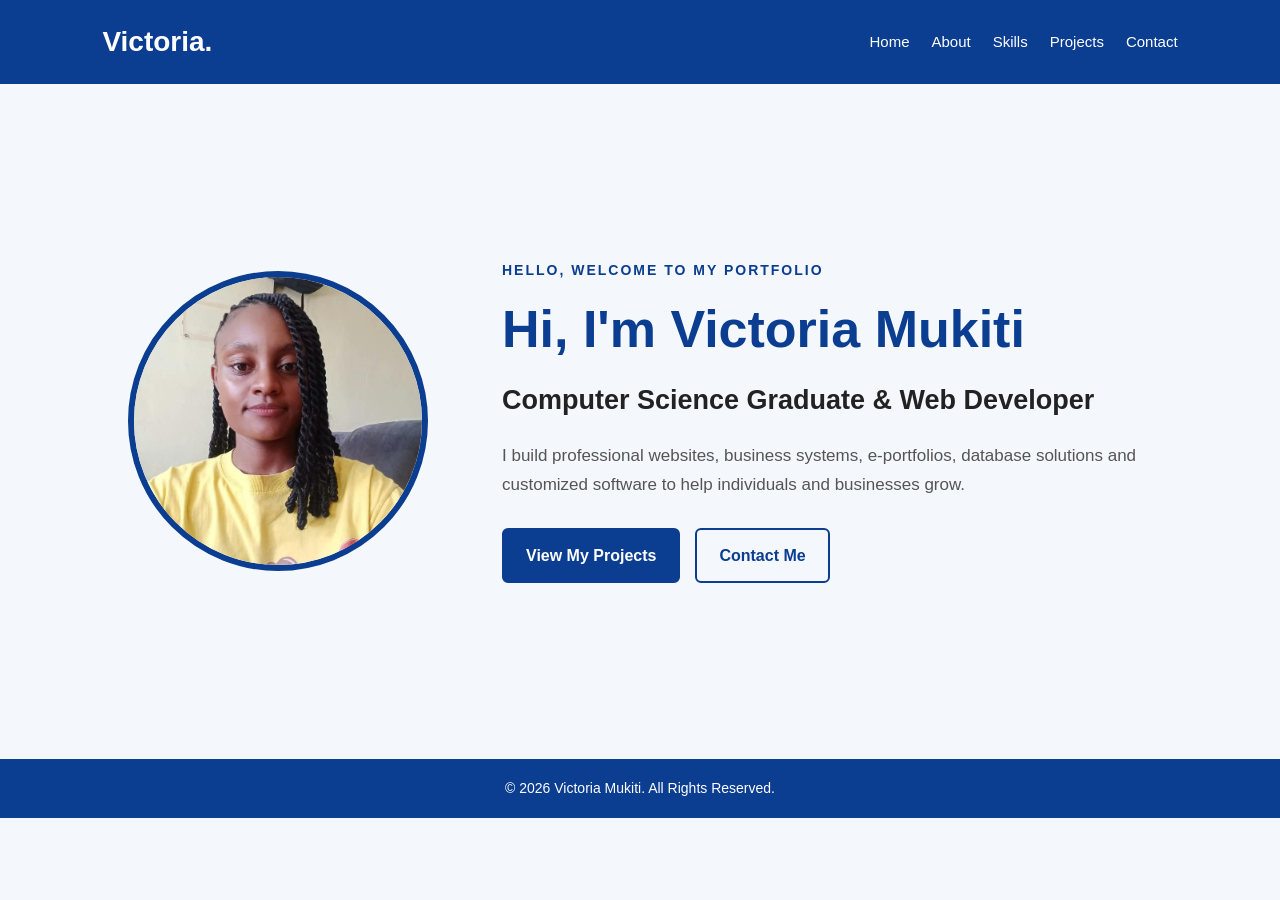
<file: index.html>
<!DOCTYPE html>
<html lang="en">
<head>
    <meta charset="UTF-8">
    <meta name="viewport" content="width=device-width, initial-scale=1.0">
    <title>Victoria Mukiti | Web Developer</title>
    <link rel="stylesheet" href="css/style.css">
</head>
<body>

    <header>
        <nav>
            <div class="logo">Victoria.</div>

            <ul class="nav-links">
                <li><a href="index.html">Home</a></li>
                <li><a href="about.html">About</a></li>
                <li><a href="skills.html">Skills</a></li>
                <li><a href="projects.html">Projects</a></li>
                <li><a href="contact.html">Contact</a></li>
            </ul>
        </nav>
    </header>

    <main>
        <section class="hero">
            <div class="hero-image">
    <img src="images/profile.jpg" alt="Victoria Mukiti">
</div>

<div class="hero-text">
                <p class="welcome">HELLO, WELCOME TO MY PORTFOLIO</p>

                <h1>Hi, I'm Victoria Mukiti</h1>

                <h2>Computer Science Graduate & Web Developer</h2>

                <p class="description">
                    I build professional websites, business systems,
                    e-portfolios, database solutions and customized
                    software to help individuals and businesses grow.
                </p>

                <div class="buttons">
                    <a href="projects.html" class="btn">View My Projects</a>
                    <a href="contact.html" class="btn btn-outline">Contact Me</a>
                </div>
            </div>
        </section>
    </main>

    <footer>
        <p>© 2026 Victoria Mukiti. All Rights Reserved.</p>
    </footer>

</body>
</html>
</file>
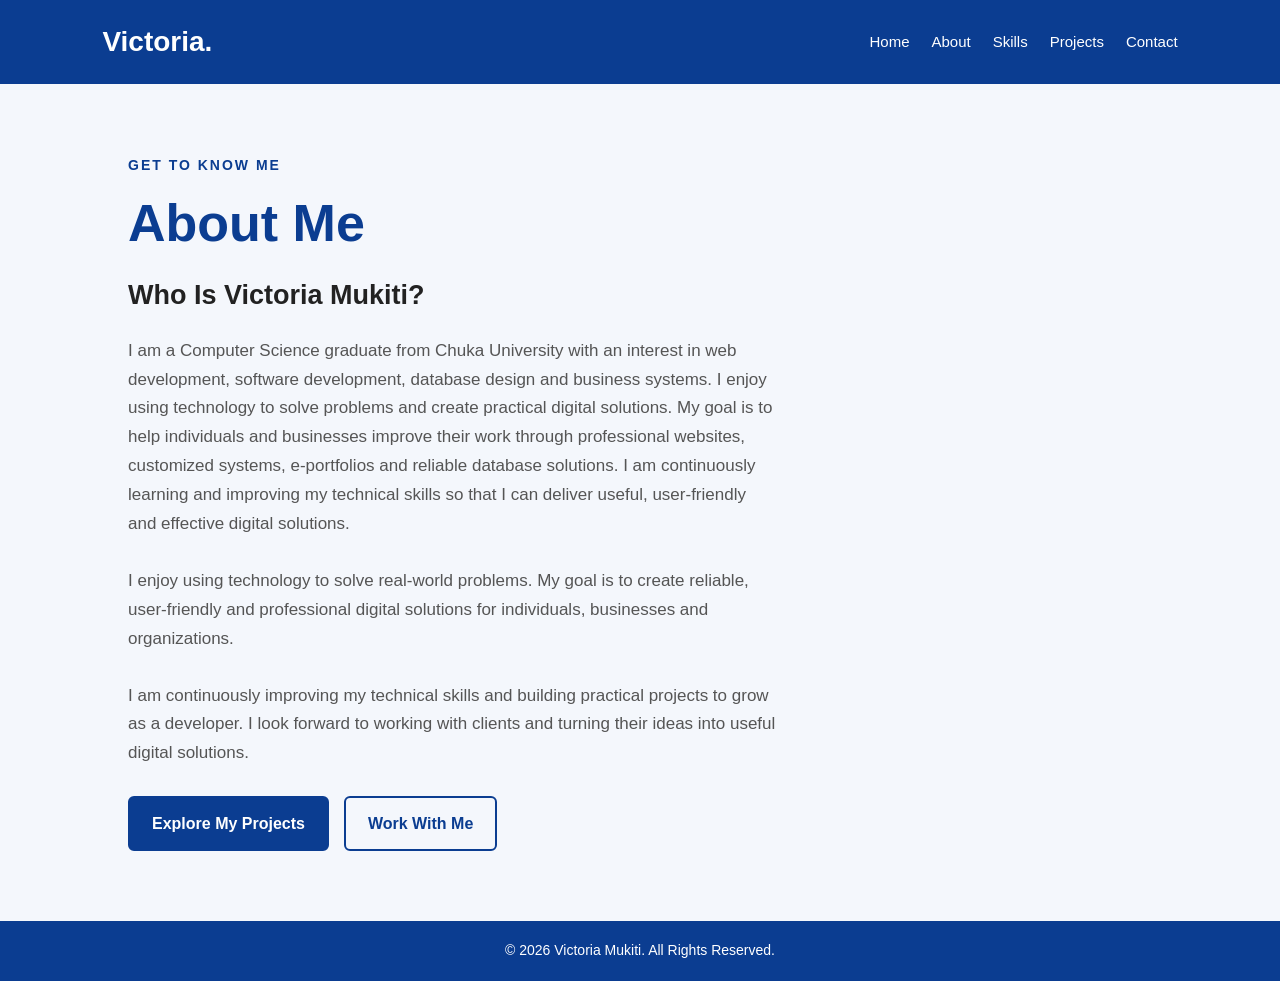
<file: about.html>
<!DOCTYPE html>
<html lang="en">
<head>
    <meta charset="UTF-8">
    <meta name="viewport" content="width=device-width, initial-scale=1.0">
    <title>About Me | Victoria Mukiti</title>
    <link rel="stylesheet" href="css/style.css">
</head>
<body>

    <header>
        <nav>
            <div class="logo">Victoria.</div>

            <ul class="nav-links">
                <li><a href="index.html">Home</a></li>
                <li><a href="about.html">About</a></li>
                <li><a href="skills.html">Skills</a></li>
                <li><a href="projects.html">Projects</a></li>
                <li><a href="contact.html">Contact</a></li>
            </ul>
        </nav>
    </header>

    <main class="hero">
        <section class="hero-text">
            <p class="welcome">GET TO KNOW ME</p>

            <h1>About Me</h1>

            <h2>Who Is Victoria Mukiti?</h2>

            <p class="description">
                I am a Computer Science graduate from Chuka University with an interest in web development, software development, database design and business systems. I enjoy using technology to solve problems and create practical digital solutions. My goal is to help individuals and businesses improve their work through professional websites, customized systems, e-portfolios and reliable database solutions. I am continuously learning and improving my technical skills so that I can deliver useful, user-friendly and effective digital solutions.
            </p>

            <p class="description">
                I enjoy using technology to solve real-world problems.
                My goal is to create reliable, user-friendly and
                professional digital solutions for individuals,
                businesses and organizations.
            </p>

            <p class="description">
                I am continuously improving my technical skills and
                building practical projects to grow as a developer.
                I look forward to working with clients and turning
                their ideas into useful digital solutions.
            </p>

            <div class="buttons">
                <a href="projects.html" class="btn">Explore My Projects</a>
                <a href="contact.html" class="btn btn-outline">Work With Me</a>
            </div>
        </section>
    </main>

    <footer>
        <p>© 2026 Victoria Mukiti. All Rights Reserved.</p>
    </footer>

</body>
</html>
</file>
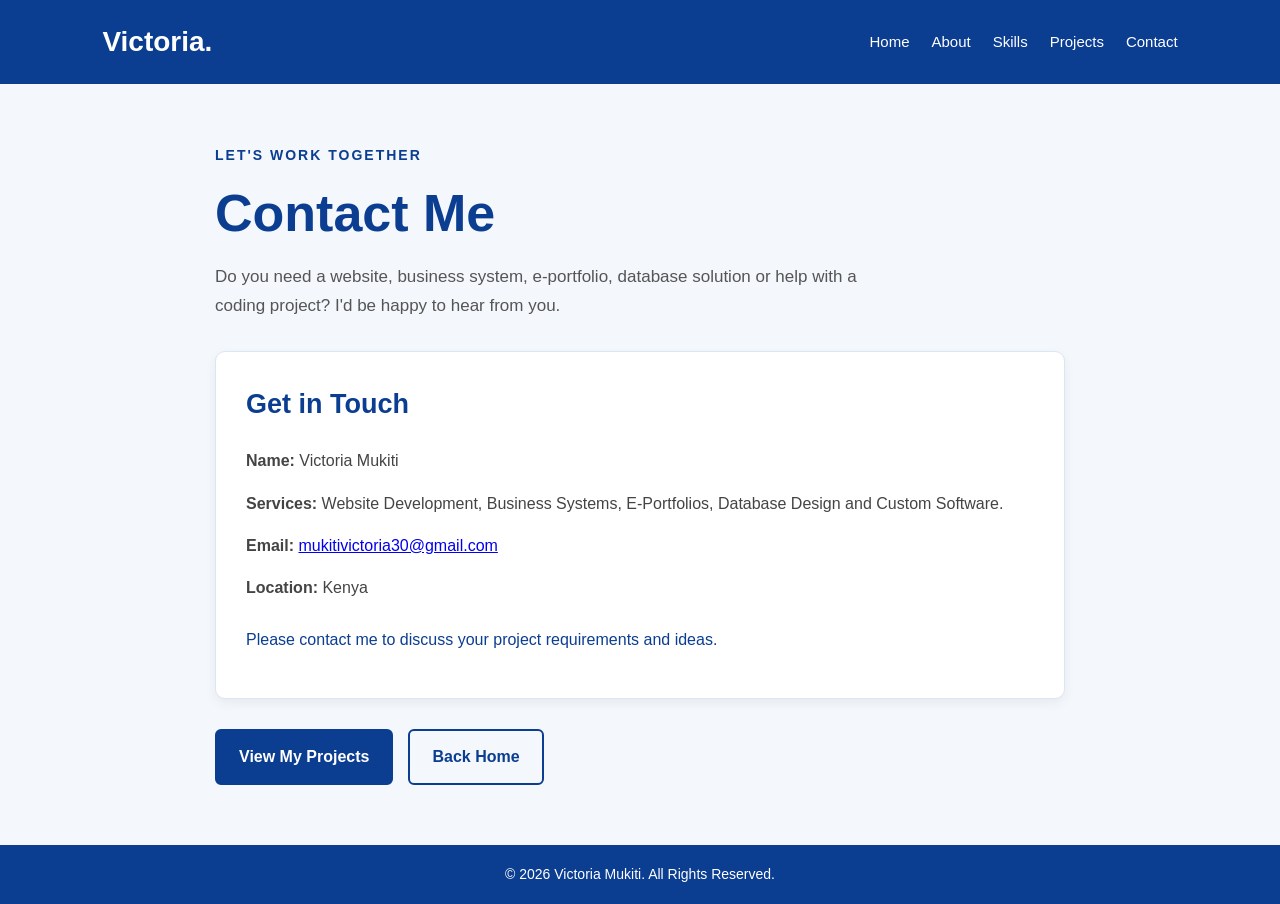
<file: contact.html>
<!DOCTYPE html>
<html lang="en">
<head>
    <meta charset="UTF-8">
    <meta name="viewport" content="width=device-width, initial-scale=1.0">
    <title>Contact Me | Victoria Mukiti</title>
    <link rel="stylesheet" href="css/style.css">
</head>
<body>

    <header>
        <nav>
            <div class="logo">Victoria.</div>
            <ul class="nav-links">
                <li><a href="index.html">Home</a></li>
                <li><a href="about.html">About</a></li>
                <li><a href="skills.html">Skills</a></li>
                <li><a href="projects.html">Projects</a></li>
                <li><a href="contact.html">Contact</a></li>
            </ul>
        </nav>
    </header>

    <main class="contact-page">
        <section class="contact-section">
            <p class="welcome">LET'S WORK TOGETHER</p>
            <h1>Contact Me</h1>

            <p class="description">
                Do you need a website, business system, e-portfolio,
                database solution or help with a coding project?
                I'd be happy to hear from you.
            </p>

            <div class="contact-card">
                <h2>Get in Touch</h2>

                <p>
                    <strong>Name:</strong> Victoria Mukiti
                </p>

                <p>
                    <strong>Services:</strong> Website Development,
                    Business Systems, E-Portfolios, Database Design
                    and Custom Software.
                </p>


<p>
    <strong>Email:</strong>
    <a href="mailto:mukitivictoria30@gmail.com">
        mukitivictoria30@gmail.com
    </a>
</p>


                <p>
                    <strong>Location:</strong> Kenya
                </p>

                <p class="contact-note">
                    Please contact me to discuss your project
                    requirements and ideas.
                </p>
            </div>

            <div class="buttons">
                <a href="projects.html" class="btn">View My Projects</a>
                <a href="index.html" class="btn btn-outline">Back Home</a>
            </div>
        </section>
    </main>

    <footer>
        <p>© 2026 Victoria Mukiti. All Rights Reserved.</p>
    </footer>

</body>
</html>
</file>
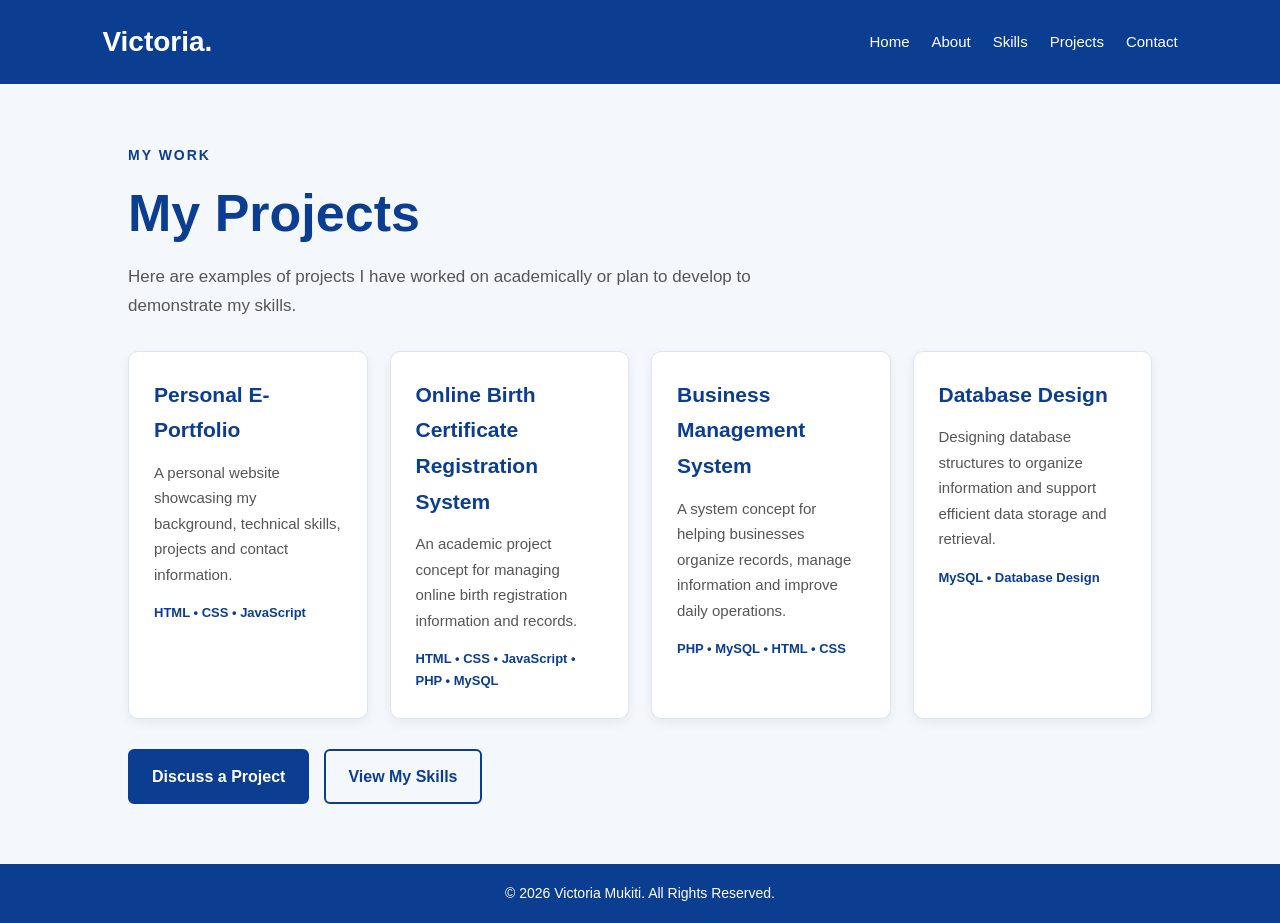
<file: projects.html>
<!DOCTYPE html>
<html lang="en">
<head>
    <meta charset="UTF-8">
    <meta name="viewport" content="width=device-width, initial-scale=1.0">
    <title>My Projects | Victoria Mukiti</title>
    <link rel="stylesheet" href="css/style.css">
</head>
<body>

    <header>
        <nav>
            <div class="logo">Victoria.</div>
            <ul class="nav-links">
                <li><a href="index.html">Home</a></li>
                <li><a href="about.html">About</a></li>
                <li><a href="skills.html">Skills</a></li>
                <li><a href="projects.html">Projects</a></li>
                <li><a href="contact.html">Contact</a></li>
            </ul>
        </nav>
    </header>

    <main class="projects-page">
        <section class="projects-section">
            <p class="welcome">MY WORK</p>
            <h1>My Projects</h1>
            <p class="description">
                Here are examples of projects I have worked on
                academically or plan to develop to demonstrate my skills.
            </p>

            <div class="projects-container">

                <div class="project-card">
                    <h2>Personal E-Portfolio</h2>
                    <p>
                        A personal website showcasing my background,
                        technical skills, projects and contact information.
                    </p>
                    <p class="project-tech">HTML • CSS • JavaScript</p>
                </div>

                <div class="project-card">
                    <h2>Online Birth Certificate Registration System</h2>
                    <p>
                        An academic project concept for managing online
                        birth registration information and records.
                    </p>
                    <p class="project-tech">HTML • CSS • JavaScript • PHP • MySQL</p>
                </div>

                <div class="project-card">
                    <h2>Business Management System</h2>
                    <p>
                        A system concept for helping businesses organize
                        records, manage information and improve daily operations.
                    </p>
                    <p class="project-tech">PHP • MySQL • HTML • CSS</p>
                </div>

                <div class="project-card">
                    <h2>Database Design</h2>
                    <p>
                        Designing database structures to organize information
                        and support efficient data storage and retrieval.
                    </p>
                    <p class="project-tech">MySQL • Database Design</p>
                </div>

            </div>

            <div class="buttons">
                <a href="contact.html" class="btn">Discuss a Project</a>
                <a href="skills.html" class="btn btn-outline">View My Skills</a>
            </div>
        </section>
    </main>

    <footer>
        <p>© 2026 Victoria Mukiti. All Rights Reserved.</p>
    </footer>

</body>
</html>
</file>
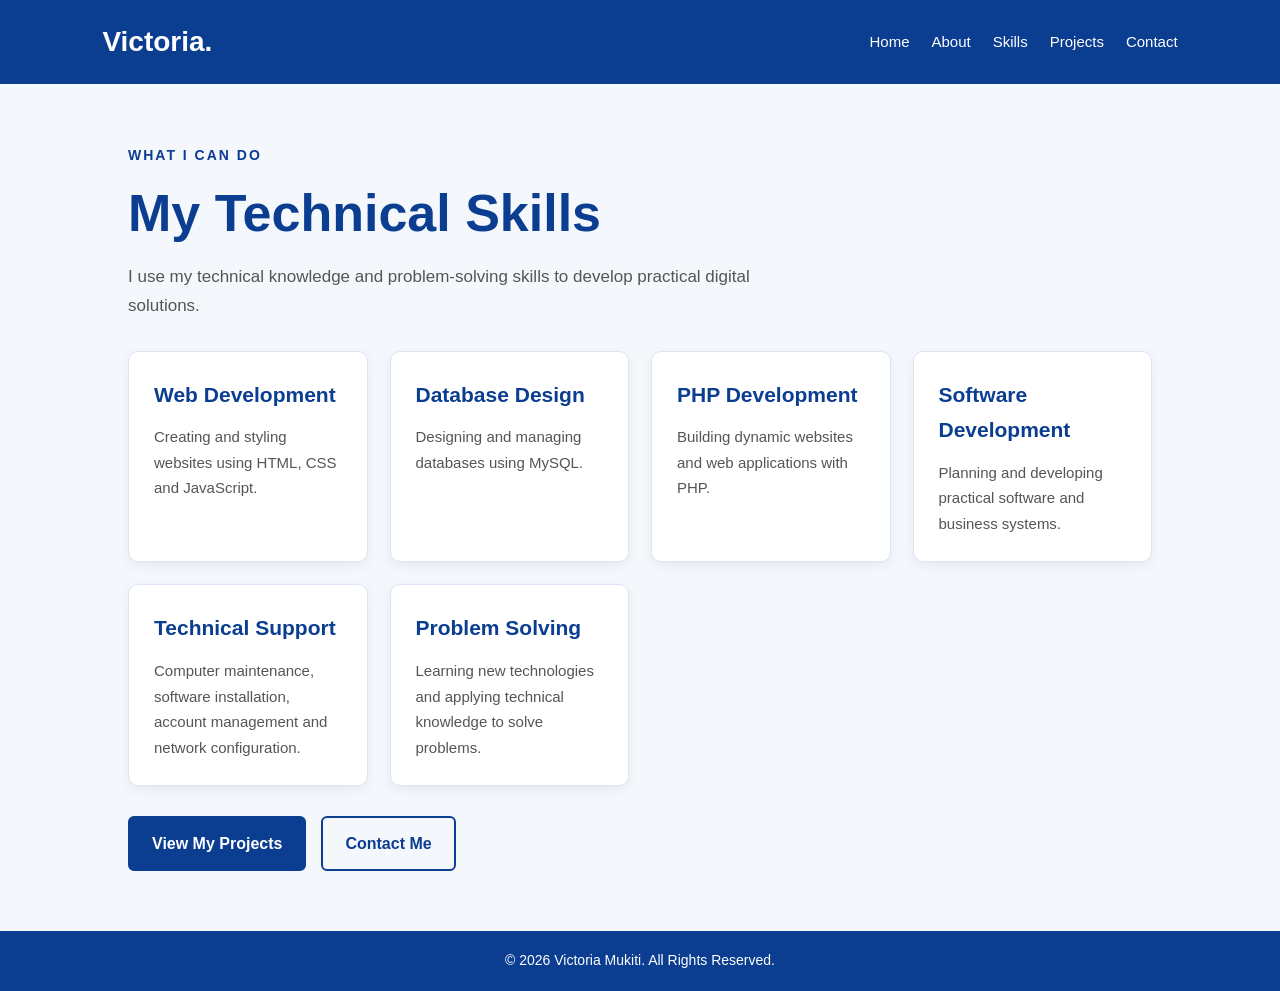
<file: skills.html>
<!DOCTYPE html>
<html lang="en">
<head>
    <meta charset="UTF-8">
    <meta name="viewport" content="width=device-width, initial-scale=1.0">
    <title>My Skills | Victoria Mukiti</title>
    <link rel="stylesheet" href="css/style.css">
</head>
<body>

    <header>
        <nav>
            <div class="logo">Victoria.</div>
            <ul class="nav-links">
                <li><a href="index.html">Home</a></li>
                <li><a href="about.html">About</a></li>
                <li><a href="skills.html">Skills</a></li>
                <li><a href="projects.html">Projects</a></li>
                <li><a href="contact.html">Contact</a></li>
            </ul>
        </nav>
    </header>

    <main class="skills-page">
        <section class="skills-section">
            <p class="welcome">WHAT I CAN DO</p>
            <h1>My Technical Skills</h1>
            <p class="description">
                I use my technical knowledge and problem-solving skills
                to develop practical digital solutions.
            </p>

            <div class="skills-container">

                <div class="skill-card">
                    <h2>Web Development</h2>
                    <p>Creating and styling websites using HTML, CSS and JavaScript.</p>
                </div>

                <div class="skill-card">
                    <h2>Database Design</h2>
                    <p>Designing and managing databases using MySQL.</p>
                </div>

                <div class="skill-card">
                    <h2>PHP Development</h2>
                    <p>Building dynamic websites and web applications with PHP.</p>
                </div>

                <div class="skill-card">
                    <h2>Software Development</h2>
                    <p>Planning and developing practical software and business systems.</p>
                </div>

                <div class="skill-card">
                    <h2>Technical Support</h2>
                    <p>Computer maintenance, software installation, account management and network configuration.</p>
                </div>

                <div class="skill-card">
                    <h2>Problem Solving</h2>
                    <p>Learning new technologies and applying technical knowledge to solve problems.</p>
                </div>

            </div>

            <div class="buttons">
                <a href="projects.html" class="btn">View My Projects</a>
                <a href="contact.html" class="btn btn-outline">Contact Me</a>
            </div>
        </section>
    </main>

    <footer>
        <p>© 2026 Victoria Mukiti. All Rights Reserved.</p>
    </footer>

</body>
</html>
</file>
<file: css/style.css>
/* Reset */
* {
    margin: 0;
    padding: 0;
    box-sizing: border-box;
}

body {
    font-family: Arial, sans-serif;
    background: #f4f7fc;
    color: #222;
    line-height: 1.7;
}

/* Navigation */
header {
    background: #0b3d91;
    padding: 18px 8%;
}

nav {
    display: flex;
    justify-content: space-between;
    align-items: center;
    flex-wrap: wrap;
    gap: 15px;
}

.logo {
    color: white;
    font-size: 28px;
    font-weight: bold;
}

.nav-links {
    display: flex;
    list-style: none;
    gap: 22px;
    flex-wrap: wrap;
}

.nav-links a {
    color: white;
    text-decoration: none;
    font-size: 15px;
}

.nav-links a:hover {
    color: #b9d5ff;
}

/* Welcome section */
.hero {
    min-height: 75vh;
    display: flex;
    align-items: center;
    justify-content: space-between;
    gap: 40px;
    padding: 70px 10%;
    flex-wrap: wrap;
}

.hero-image img {
    width: 300px;
    height: 300px;
    object-fit: cover;
    border-radius: 50%;
    border: 6px solid #0b3d91;
    display: block;
}

.hero-text {
    max-width: 800px;
}

.welcome {
    color: #0b3d91;
    font-size: 14px;
    font-weight: bold;
    letter-spacing: 2px;
    margin-bottom: 15px;
}

h1 {
    color: #0b3d91;
    font-size: clamp(32px, 5vw, 52px);
    line-height: 1.2;
    margin-bottom: 18px;
}

h2 {
    font-size: clamp(20px, 3vw, 27px);
    margin-bottom: 18px;
}

.description {
    max-width: 650px;
    font-size: 17px;
    color: #555;
    margin-bottom: 28px;
}

/* Buttons */
.buttons {
    display: flex;
    gap: 15px;
    flex-wrap: wrap;
}

.btn {
    display: inline-block;
    background: #0b3d91;
    color: white;
    padding: 12px 22px;
    border: 2px solid #0b3d91;
    border-radius: 6px;
    text-decoration: none;
    font-weight: bold;
}

.btn:hover {
    background: #082c69;
    border-color: #082c69;
}

.btn-outline {
    background: transparent;
    color: #0b3d91;
}

.btn-outline:hover {
    color: white;
}

/* Footer */
footer {
    background: #0b3d91;
    color: white;
    text-align: center;
    padding: 18px;
}

footer p {
    margin: 0;
    font-size: 14px;
}

/* Mobile screens */
@media (max-width: 650px) {
    header {
        padding: 18px 5%;
    }

    nav {
        flex-direction: column;
        align-items: flex-start;
    }

    .hero {
        padding: 55px 7%;
    }

    .nav-links {
        gap: 12px;
    }
}

/* Skills page */
.skills-page {
    padding: 60px 10%;
}

.skills-section {
    max-width: 1100px;
    margin: 0 auto;
}

.skills-container {
    display: grid;
    grid-template-columns: repeat(auto-fit, minmax(230px, 1fr));
    gap: 22px;
    margin: 30px 0;
}

.skill-card {
    background: white;
    padding: 25px;
    border-radius: 10px;
    border: 1px solid #dce5f3;
    box-shadow: 0 4px 12px rgba(0, 0, 0, 0.06);
}

.skill-card h2 {
    color: #0b3d91;
    font-size: 21px;
    margin-bottom: 12px;
}

.skill-card p {
    color: #555;
    font-size: 15px;
}

.skills-section > .buttons {
    margin-top: 25px;
}

@media (max-width: 650px) {
    .skills-page {
        padding: 40px 6%;
    }
}

/* Projects page */
.projects-page {
    padding: 60px 10%;
}

.projects-section {
    max-width: 1100px;
    margin: 0 auto;
}

.projects-container {
    display: grid;
    grid-template-columns: repeat(auto-fit, minmax(230px, 1fr));
    gap: 22px;
    margin: 30px 0;
}

.project-card {
    background: white;
    padding: 25px;
    border-radius: 10px;
    border: 1px solid #dce5f3;
    box-shadow: 0 4px 12px rgba(0, 0, 0, 0.06);
}

.project-card h2 {
    color: #0b3d91;
    font-size: 21px;
    margin-bottom: 12px;
}

.project-card p {
    color: #555;
    font-size: 15px;
    margin-bottom: 15px;
}

.project-card .project-tech {
    color: #0b3d91;
    font-size: 13px;
    font-weight: bold;
    margin-bottom: 0;
}

.projects-section > .buttons {
    margin-top: 25px;
}

@media (max-width: 650px) {
    .projects-page {
        padding: 40px 6%;
    }
}

/* Contact page */
.contact-page {
    padding: 60px 10%;
}

.contact-section {
    max-width: 850px;
    margin: 0 auto;
}

.contact-card {
    background: white;
    padding: 30px;
    border-radius: 10px;
    border: 1px solid #dce5f3;
    box-shadow: 0 4px 12px rgba(0, 0, 0, 0.06);
    margin: 30px 0;
}

.contact-card h2 {
    color: #0b3d91;
    margin-bottom: 20px;
}

.contact-card p {
    margin-bottom: 15px;
    color: #444;
}

.contact-note {
    padding-top: 10px;
    color: #0b3d91 !important;
}

@media (max-width: 650px) {
    .contact-page {
        padding: 40px 6%;
    }
}
</file>
